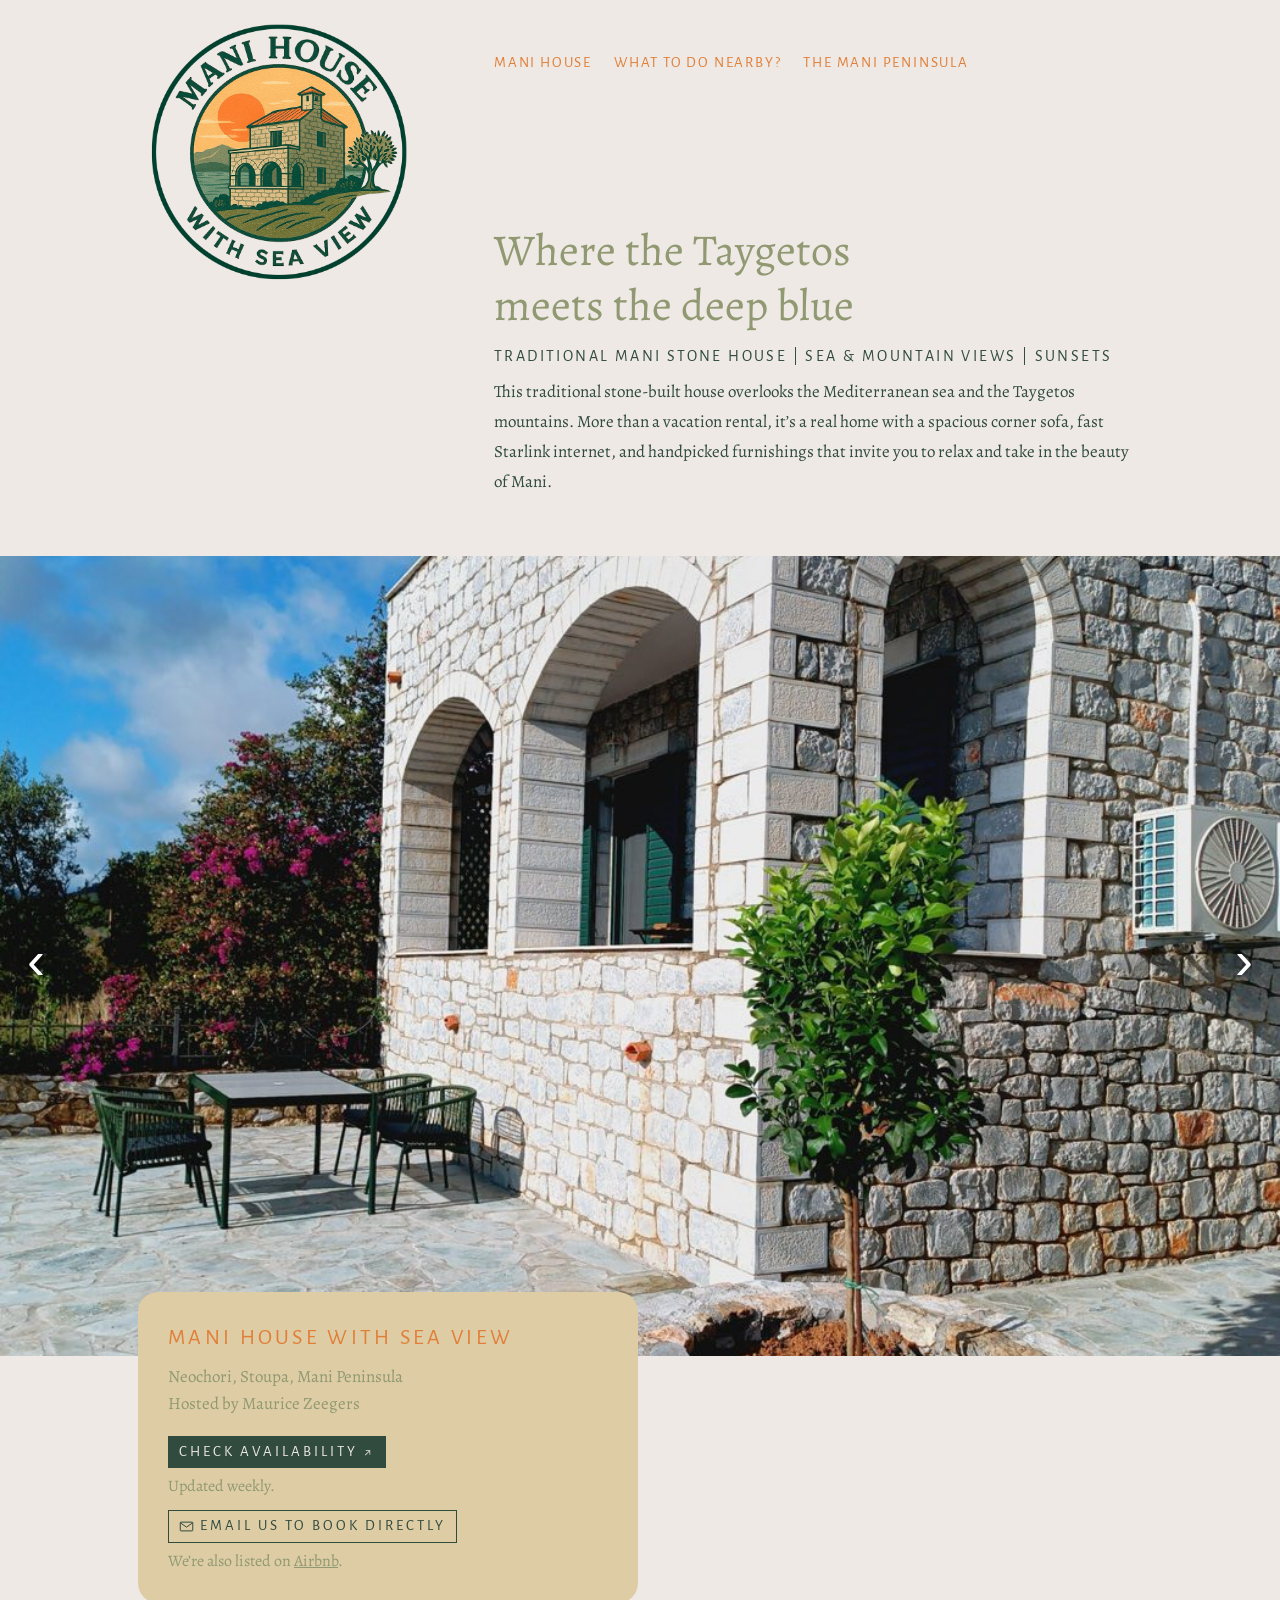
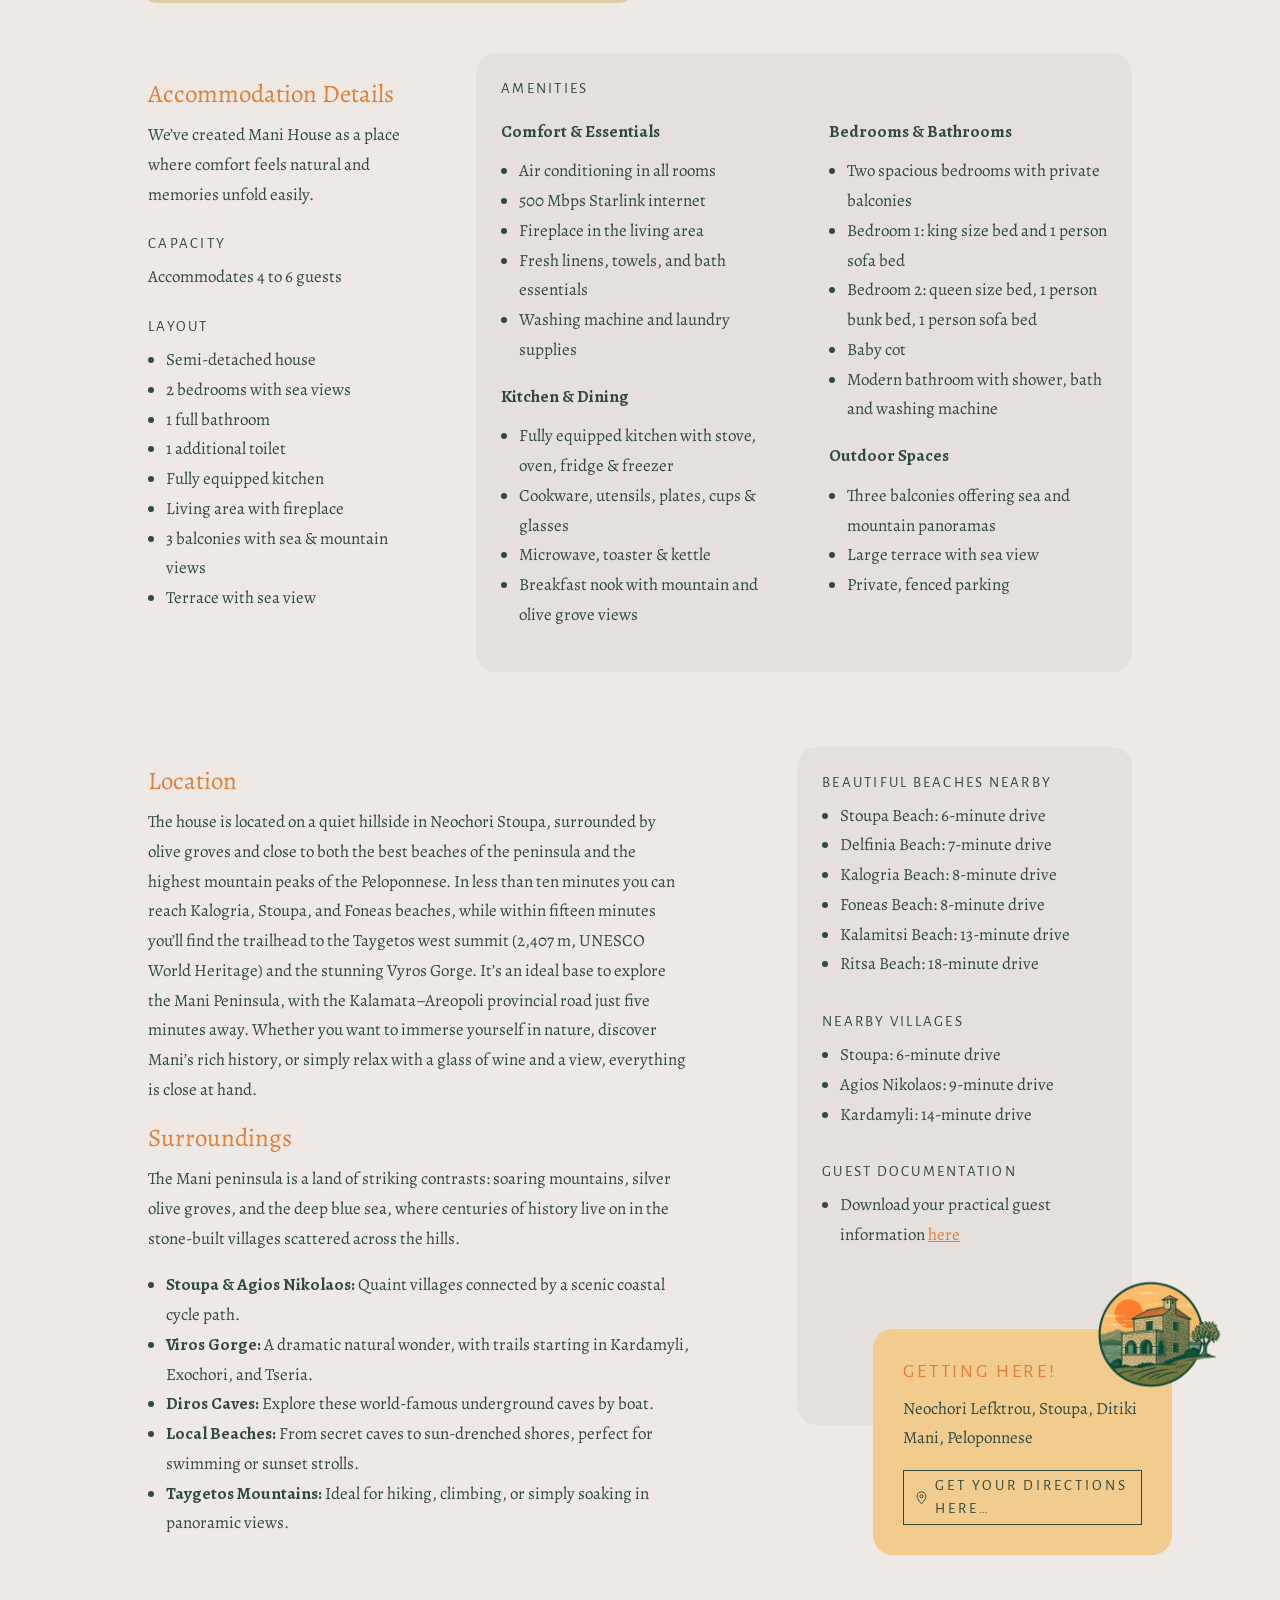
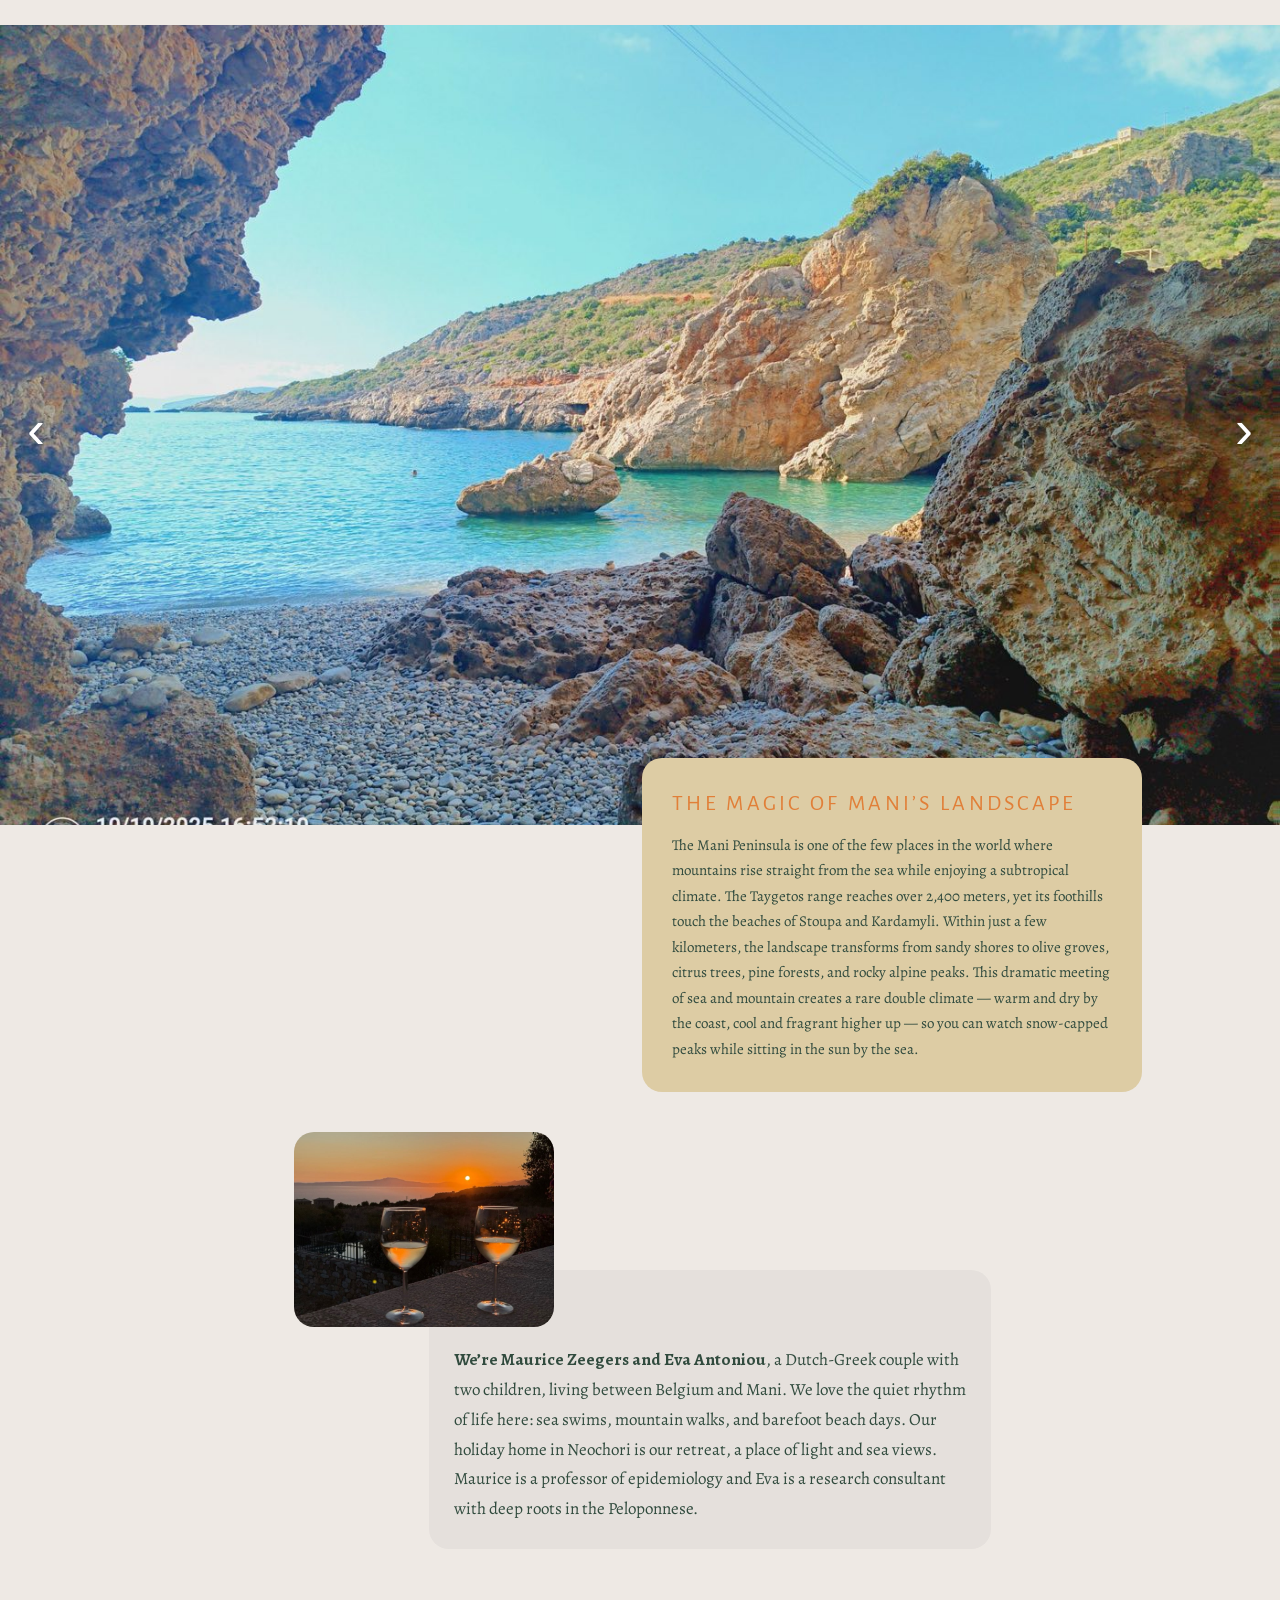
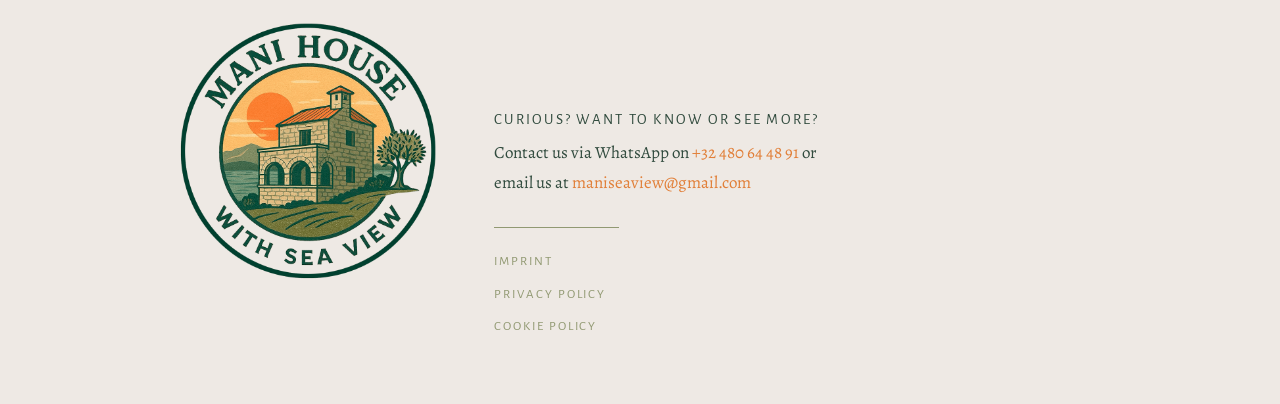
<file: index.html>
<!doctype html>
<html lang="en">
<head>
  <meta charset="utf-8">
  <meta name="viewport" content="width=device-width, initial-scale=1">
  <title>Mani House with Sea View | Holiday rental in Stoupa, Mani, Greece</title>
  <meta name="description" content="Mani House rental: traditional stone holiday home with sea and mountain views in Neochori, Stoupa, on the Mani Peninsula (Peloponnese, Greece). Two bedrooms, three balconies, Starlink internet. Sleeps 4 to 6 guests.">
  <link rel="canonical" href="https://manihousewithseaview.gr/">
  <meta property="og:type" content="website">
  <meta property="og:title" content="Mani House with Sea View | Holiday rental in Stoupa, Mani">
  <meta property="og:description" content="Traditional Mani stone house for rent with sea and mountain views near Stoupa, Greece.">
  <meta property="og:image" content="https://manihousewithseaview.gr/images/2-exterior-terras-front-1400.jpg">
  <meta property="og:url" content="https://manihousewithseaview.gr/">
  <script type="application/ld+json">
{
 "@context": "https://schema.org",
 "@type": "VacationRental",
 "@id": "https://manihousewithseaview.gr/#house",
 "name": "Mani House with Sea View",
 "alternateName": [
  "Mani House",
  "Mani House rental Stoupa"
 ],
 "description": "Traditional Mani stone house for rent in Neochori, Stoupa, on the Mani Peninsula in Greece. Holiday home with sea and mountain views, two bedrooms with sea views, three balconies, a sea-view terrace, fireplace, air conditioning and Starlink internet. Sleeps 4 to 6 guests. Close to Stoupa, Kalogria and Foneas beaches, Kardamyli and the Taygetos mountains.",
 "url": "https://manihousewithseaview.gr/",
 "identifier": "manihousewithseaview",
 "image": [
  "https://manihousewithseaview.gr/images/2-exterior-terras-front-1400.jpg",
  "https://manihousewithseaview.gr/images/13-bedroom-1-with-view-1400.jpg",
  "https://manihousewithseaview.gr/images/4-bedroom-1-view-upper-balcony-1400.jpg"
 ],
 "address": {
  "@type": "PostalAddress",
  "addressLocality": "Neochori Lefktrou, Stoupa",
  "addressRegion": "West Mani, Messinia, Peloponnese",
  "addressCountry": "GR"
 },
 "geo": {
  "@type": "GeoCoordinates",
  "latitude": 36.8481106,
  "longitude": 22.2846082
 },
 "hasMap": "https://www.google.com/maps/place/Mani+House+with+Sea+View/@36.8481106,22.2846082,17z",
 "containsPlace": {
  "@type": "Accommodation",
  "additionalType": "EntirePlace",
  "numberOfBedrooms": 2,
  "numberOfBathroomsTotal": 1,
  "occupancy": {
   "@type": "QuantitativeValue",
   "minValue": 1,
   "maxValue": 6
  },
  "amenityFeature": [
   {
    "@type": "LocationFeatureSpecification",
    "name": "Sea view",
    "value": true
   },
   {
    "@type": "LocationFeatureSpecification",
    "name": "Mountain view",
    "value": true
   },
   {
    "@type": "LocationFeatureSpecification",
    "name": "Air conditioning",
    "value": true
   },
   {
    "@type": "LocationFeatureSpecification",
    "name": "Wifi (Starlink, 500 Mbps)",
    "value": true
   },
   {
    "@type": "LocationFeatureSpecification",
    "name": "Fireplace",
    "value": true
   },
   {
    "@type": "LocationFeatureSpecification",
    "name": "Fully equipped kitchen",
    "value": true
   },
   {
    "@type": "LocationFeatureSpecification",
    "name": "Washing machine",
    "value": true
   },
   {
    "@type": "LocationFeatureSpecification",
    "name": "Balcony",
    "value": true
   },
   {
    "@type": "LocationFeatureSpecification",
    "name": "Terrace",
    "value": true
   },
   {
    "@type": "LocationFeatureSpecification",
    "name": "Private parking",
    "value": true
   },
   {
    "@type": "LocationFeatureSpecification",
    "name": "Baby cot",
    "value": true
   }
  ]
 },
 "email": "maniseaview@gmail.com",
 "telephone": "+32 480 64 48 91",
 "sameAs": [
  "https://www.airbnb.com/rooms/1461648641236186463"
 ],
 "keywords": "Mani house rental, Stoupa vacation rental, holiday home Mani, Kardamyli, Neochori, Peloponnese, Greece, sea view, stone house"
}
  </script>
  <link rel="icon" href="images/favicon-32.png" sizes="32x32">
  <link rel="apple-touch-icon" href="images/apple-touch-icon.png">
  <link rel="stylesheet" href="style.css">
</head>
<body id="home">

<header class="wrap top">
  <a class="logo" href="./"><img src="images/logo.png" alt="Mani House with Sea View" width="800" height="800"></a>
  <nav>
    <a href="#home">Mani House</a>
    <a href="#whattodo">What to do nearby?</a>
    <a href="#mani">The Mani Peninsula</a>
  </nav>
  <div class="intro">
    <h1>Where the Taygetos<br>meets the deep blue</h1>
    <p class="caps">Traditional Mani stone house | Sea &amp; mountain views | Sunsets</p>
    <p>This traditional stone-built house overlooks the Mediterranean sea and the Taygetos mountains. More than a vacation rental, it’s a real home with a spacious corner sofa, fast Starlink internet, and handpicked furnishings that invite you to relax and take in the beauty of Mani.</p>
  </div>
</header>

<main>
  <div class="slider" aria-label="Photos of the house">
    <div class="slides">
        <figure><img src="images/2-exterior-terras-front-1400.jpg" srcset="images/2-exterior-terras-front-800.jpg 800w, images/2-exterior-terras-front-1400.jpg 1400w" sizes="100vw" alt="Terrace at the front of the house"></figure>
        <figure><img src="images/1-exterior-house-front-1-1400.jpg" srcset="images/1-exterior-house-front-1-800.jpg 800w, images/1-exterior-house-front-1-1400.jpg 1400w" sizes="100vw" alt="Front of the stone house" loading="lazy"></figure>
        <figure><img src="images/3-exterior-house-lighted-1-1400.jpg" srcset="images/3-exterior-house-lighted-1-800.jpg 800w, images/3-exterior-house-lighted-1-1400.jpg 1400w" sizes="100vw" alt="The house lit up in the evening" loading="lazy"></figure>
        <figure><img src="images/4-bedroom-1-view-upper-balcony-1400.jpg" srcset="images/4-bedroom-1-view-upper-balcony-800.jpg 800w, images/4-bedroom-1-view-upper-balcony-1400.jpg 1400w" sizes="100vw" alt="View from the upper balcony of bedroom 1" loading="lazy"></figure>
        <figure><img src="images/5-living-room-sofa-1-1400.jpg" srcset="images/5-living-room-sofa-1-800.jpg 800w, images/5-living-room-sofa-1-1400.jpg 1400w" sizes="100vw" alt="Living room with corner sofa" loading="lazy"></figure>
        <figure><img src="images/6-living-room-view-from-sofa-1400.jpg" srcset="images/6-living-room-view-from-sofa-800.jpg 800w, images/6-living-room-view-from-sofa-1400.jpg 1400w" sizes="100vw" alt="View from the sofa in the living room" loading="lazy"></figure>
        <figure><img src="images/7-livingroom-dining-table-1400.jpg" srcset="images/7-livingroom-dining-table-800.jpg 800w, images/7-livingroom-dining-table-1400.jpg 1400w" sizes="100vw" alt="Dining table in the living room" loading="lazy"></figure>
        <figure><img src="images/8-living-room-view-from-lower-balcony-1400.jpg" srcset="images/8-living-room-view-from-lower-balcony-800.jpg 800w, images/8-living-room-view-from-lower-balcony-1400.jpg 1400w" sizes="100vw" alt="Living room seen from the lower balcony" loading="lazy"></figure>
        <figure><img src="images/11-living-room-fireplace-1400.jpg" srcset="images/11-living-room-fireplace-800.jpg 800w, images/11-living-room-fireplace-1400.jpg 1400w" sizes="100vw" alt="Fireplace in the living room" loading="lazy"></figure>
        <figure><img src="images/12-kitchen-1400.jpg" srcset="images/12-kitchen-800.jpg 800w, images/12-kitchen-1400.jpg 1400w" sizes="100vw" alt="Kitchen" loading="lazy"></figure>
        <figure><img src="images/13-bedroom-1-with-view-1400.jpg" srcset="images/13-bedroom-1-with-view-800.jpg 800w, images/13-bedroom-1-with-view-1400.jpg 1400w" sizes="100vw" alt="Bedroom 1 with sea view" loading="lazy"></figure>
        <figure><img src="images/14-bedroom-1-view-upper-balcony-inside-1400.jpg" srcset="images/14-bedroom-1-view-upper-balcony-inside-800.jpg 800w, images/14-bedroom-1-view-upper-balcony-inside-1400.jpg 1400w" sizes="100vw" alt="Bedroom 1 looking out to the upper balcony" loading="lazy"></figure>
        <figure><img src="images/15-bedroom-1-sunset-from-upper-balcony-1400.jpg" srcset="images/15-bedroom-1-sunset-from-upper-balcony-800.jpg 800w, images/15-bedroom-1-sunset-from-upper-balcony-1400.jpg 1400w" sizes="100vw" alt="Sunset from the upper balcony of bedroom 1" loading="lazy"></figure>
        <figure><img src="images/16-bedroom-2-inside-1400.jpg" srcset="images/16-bedroom-2-inside-800.jpg 800w, images/16-bedroom-2-inside-1400.jpg 1400w" sizes="100vw" alt="Bedroom 2" loading="lazy"></figure>
        <figure><img src="images/17-bedroom-2-sunset-from-upper-balcony-1400.jpg" srcset="images/17-bedroom-2-sunset-from-upper-balcony-800.jpg 800w, images/17-bedroom-2-sunset-from-upper-balcony-1400.jpg 1400w" sizes="100vw" alt="Sunset from the balcony of bedroom 2" loading="lazy"></figure>
        <figure><img src="images/18-bathroom-1400.jpg" srcset="images/18-bathroom-800.jpg 800w, images/18-bathroom-1400.jpg 1400w" sizes="100vw" alt="Bathroom" loading="lazy"></figure>
        <figure><img src="images/20-exterior-house-back-1-1400.jpg" srcset="images/20-exterior-house-back-1-800.jpg 800w, images/20-exterior-house-back-1-1400.jpg 1400w" sizes="100vw" alt="Back of the house" loading="lazy"></figure>
        <figure><img src="images/22-exterior-house-on-the-hill-1400.jpg" srcset="images/22-exterior-house-on-the-hill-800.jpg 800w, images/22-exterior-house-on-the-hill-1400.jpg 1400w" sizes="100vw" alt="The house on the hillside" loading="lazy"></figure>
        <figure><img src="images/23-exterior-main-entrance-1400.jpg" srcset="images/23-exterior-main-entrance-800.jpg 800w, images/23-exterior-main-entrance-1400.jpg 1400w" sizes="100vw" alt="Main entrance" loading="lazy"></figure>
        <figure><img src="images/25-exterior-private-parking-1400.jpg" srcset="images/25-exterior-private-parking-800.jpg 800w, images/25-exterior-private-parking-1400.jpg 1400w" sizes="100vw" alt="Private fenced parking" loading="lazy"></figure>
        <figure><img src="images/img-20251229-131851-343-original-1400.jpg" srcset="images/img-20251229-131851-343-original-800.jpg 800w, images/img-20251229-131851-343-original-1400.jpg 1400w" sizes="100vw" alt="The house and its surroundings" loading="lazy"></figure>
    </div>
    <button class="prev" aria-label="Previous photo">‹</button>
    <button class="next" aria-label="Next photo">›</button>
  </div>

  <div class="wrap">
    <div class="booking">
      <h3 class="caps">Mani House with Sea View</h3>
      <p class="where">Neochori, Stoupa, Mani Peninsula<br>Hosted by Maurice Zeegers</p>
      <div class="buttons">
        <a class="button solid" href="https://mauricezeegers.nl/#house">Check availability <span aria-hidden="true">↗</span></a>
        <p class="note">Updated weekly.</p>
        <a class="button" href="mailto:maniseaview@gmail.com?subject=Enquiry%20Mani%20House"><svg viewBox="0 0 24 24" fill="none" stroke="currentColor" stroke-width="1.6" aria-hidden="true"><rect x="2" y="5" width="20" height="14" rx="1"/><path d="M2 6l10 7 10-7"/></svg>Email us to book directly</a>
        <p class="note">We’re also listed on <a href="https://www.airbnb.com/rooms/1461648641236186463">Airbnb</a>.</p>
      </div>
    </div>

    <section class="accommodation">
      <div>
        <h2>Accommodation Details</h2>
        <p>We’ve created Mani House as a place where comfort feels natural and memories unfold easily.</p>
        <p class="caps label">Capacity</p>
        <p>Accommodates 4 to 6 guests</p>
        <p class="caps label">Layout</p>
        <ul>
          <li>Semi-detached house</li>
          <li>2 bedrooms with sea views</li>
          <li>1 full bathroom</li>
          <li>1 additional toilet</li>
          <li>Fully equipped kitchen</li>
          <li>Living area with fireplace</li>
          <li>3 balconies with sea &amp; mountain views</li>
          <li>Terrace with sea view</li>
        </ul>
      </div>
      <div class="card">
        <p class="caps label">Amenities</p>
        <div>
          <h4>Comfort &amp; Essentials</h4>
          <ul>
            <li>Air conditioning in all rooms</li>
            <li>500 Mbps Starlink internet</li>
            <li>Fireplace in the living area</li>
            <li>Fresh linens, towels, and bath essentials</li>
            <li>Washing machine and laundry supplies</li>
          </ul>
          <h4>Kitchen &amp; Dining</h4>
          <ul>
            <li>Fully equipped kitchen with stove, oven, fridge &amp; freezer</li>
            <li>Cookware, utensils, plates, cups &amp; glasses</li>
            <li>Microwave, toaster &amp; kettle</li>
            <li>Breakfast nook with mountain and olive grove views</li>
          </ul>
        </div>
        <div>
          <h4>Bedrooms &amp; Bathrooms</h4>
          <ul>
            <li>Two spacious bedrooms with private balconies</li>
            <li>Bedroom 1: king size bed and 1 person sofa bed</li>
            <li>Bedroom 2: queen size bed, 1 person bunk bed, 1 person sofa bed</li>
            <li>Baby cot</li>
            <li>Modern bathroom with shower, bath and washing machine</li>
          </ul>
          <h4>Outdoor Spaces</h4>
          <ul>
            <li>Three balconies offering sea and mountain panoramas</li>
            <li>Large terrace with sea view</li>
            <li>Private, fenced parking</li>
          </ul>
        </div>
      </div>
    </section>

    <section class="location" id="whattodo">
      <div class="text">
        <h2>Location</h2>
        <p>The house is located on a quiet hillside in Neochori Stoupa, surrounded by olive groves and close to both the best beaches of the peninsula and the highest mountain peaks of the Peloponnese. In less than ten minutes you can reach Kalogria, Stoupa, and Foneas beaches, while within fifteen minutes you’ll find the trailhead to the Taygetos west summit (2,407 m, UNESCO World Heritage) and the stunning Vyros Gorge. It’s an ideal base to explore the Mani Peninsula, with the Kalamata–Areopoli provincial road just five minutes away. Whether you want to immerse yourself in nature, discover Mani’s rich history, or simply relax with a glass of wine and a view, everything is close at hand.</p>
        <h2>Surroundings</h2>
        <p>The Mani peninsula is a land of striking contrasts: soaring mountains, silver olive groves, and the deep blue sea, where centuries of history live on in the stone-built villages scattered across the hills.</p>
        <ul>
          <li><strong>Stoupa &amp; Agios Nikolaos:</strong> Quaint villages connected by a scenic coastal cycle path.</li>
          <li><strong>Viros Gorge:</strong> A dramatic natural wonder, with trails starting in Kardamyli, Exochori, and Tseria.</li>
          <li><strong>Diros Caves:</strong> Explore these world-famous underground caves by boat.</li>
          <li><strong>Local Beaches:</strong> From secret caves to sun-drenched shores, perfect for swimming or sunset strolls.</li>
          <li><strong>Taygetos Mountains:</strong> Ideal for hiking, climbing, or simply soaking in panoramic views.</li>
        </ul>
      </div>
      <div class="side">
        <div class="card">
          <p class="caps label">Beautiful beaches nearby</p>
          <ul>
            <li>Stoupa Beach: 6-minute drive</li>
            <li>Delfinia Beach: 7-minute drive</li>
            <li>Kalogria Beach: 8-minute drive</li>
            <li>Foneas Beach: 8-minute drive</li>
            <li>Kalamitsi Beach: 13-minute drive</li>
            <li>Ritsa Beach: 18-minute drive</li>
          </ul>
          <p class="caps label">Nearby villages</p>
          <ul>
            <li>Stoupa: 6-minute drive</li>
            <li>Agios Nikolaos: 9-minute drive</li>
            <li>Kardamyli: 14-minute drive</li>
          </ul>
          <p class="caps label">Guest documentation</p>
          <ul>
            <li>Download your practical guest information <a href="https://docs.google.com/document/d/13TBv6bcP04Jsb_FyH6azS7c6gY75hs_yPZg1KuFOugA/edit?tab=t.0">here</a></li>
          </ul>
        </div>
        <div class="getting-here">
          <img class="pin" src="images/logo-small.png" alt="" width="512" height="512" loading="lazy">
          <h3 class="caps">Getting here!</h3>
          <p>Neochori Lefktrou, Stoupa, Ditiki Mani, Peloponnese</p>
          <p><a class="button" href="https://www.google.com/maps/place/Mani+House+with+Sea+View/@36.8481106,22.2846082,17z/data=!3m1!4b1!4m6!3m5!1s0x1361c13d18dd3787:0x86196227bbcb44e0!8m2!3d36.8481106!4d22.2846082!16s%2Fg%2F11yldchxhn"><svg viewBox="0 0 24 24" fill="none" stroke="currentColor" stroke-width="1.6" aria-hidden="true"><path d="M12 22s7-7.2 7-12a7 7 0 0 0-14 0c0 4.8 7 12 7 12z"/><circle cx="12" cy="10" r="2.5"/></svg>Get your directions here…</a></p>
        </div>
      </div>
    </section>
  </div>

  <div class="slider second-slider" aria-label="Photos of the Mani Peninsula">
    <div class="slides">
        <figure><img src="images/26-other-foneas-1400.jpg" srcset="images/26-other-foneas-800.jpg 800w, images/26-other-foneas-1400.jpg 1400w" sizes="100vw" alt="Foneas beach"></figure>
        <figure><img src="images/28-other-tseria-down-1400.jpg" srcset="images/28-other-tseria-down-800.jpg 800w, images/28-other-tseria-down-1400.jpg 1400w" sizes="100vw" alt="View down from Tseria" loading="lazy"></figure>
        <figure><img src="images/29-other-taygetos-1400.jpg" srcset="images/29-other-taygetos-800.jpg 800w, images/29-other-taygetos-1400.jpg 1400w" sizes="100vw" alt="The Taygetos mountains" loading="lazy"></figure>
        <figure><img src="images/30-other-stoupa-1400.jpg" srcset="images/30-other-stoupa-800.jpg 800w, images/30-other-stoupa-1400.jpg 1400w" sizes="100vw" alt="Stoupa" loading="lazy"></figure>
        <figure><img src="images/31-other-cycle-path-stoupa-ag-nikolas-1400.jpg" srcset="images/31-other-cycle-path-stoupa-ag-nikolas-800.jpg 800w, images/31-other-cycle-path-stoupa-ag-nikolas-1400.jpg 1400w" sizes="100vw" alt="Cycle path between Stoupa and Agios Nikolaos" loading="lazy"></figure>
    </div>
    <button class="prev" aria-label="Previous photo">‹</button>
    <button class="next" aria-label="Next photo">›</button>
  </div>

  <div class="wrap">
    <section class="magic" id="mani">
      <h3 class="caps">The magic of Mani’s landscape</h3>
      <p>The Mani Peninsula is one of the few places in the world where mountains rise straight from the sea while enjoying a subtropical climate. The Taygetos range reaches over 2,400 meters, yet its foothills touch the beaches of Stoupa and Kardamyli. Within just a few kilometers, the landscape transforms from sandy shores to olive groves, citrus trees, pine forests, and rocky alpine peaks. This dramatic meeting of sea and mountain creates a rare double climate — warm and dry by the coast, cool and fragrant higher up — so you can watch snow-capped peaks while sitting in the sun by the sea.</p>
    </section>

    <section class="about">
      <img src="images/zonsondergang-wijnglazen-mani-800.jpg" alt="Two wine glasses at sunset over the sea" width="800" height="600" loading="lazy">
      <div class="card">
        <p><strong>We’re Maurice Zeegers and Eva Antoniou</strong>, a Dutch-Greek couple with two children, living between Belgium and Mani. We love the quiet rhythm of life here: sea swims, mountain walks, and barefoot beach days. Our holiday home in Neochori is our retreat, a place of light and sea views. Maurice is a professor of epidemiology and Eva is a research consultant with deep roots in the Peloponnese.</p>
      </div>
    </section>
  </div>
</main>

<footer class="wrap contact">
  <img class="logo" src="images/logo.png" alt="" width="800" height="800" loading="lazy">
  <div>
    <p class="caps label">Curious? Want to know or see more?</p>
    <p>Contact us via WhatsApp on <a href="https://wa.me/32480644891">+32 480 64 48 91</a> or<br>email us at <a href="mailto:maniseaview@gmail.com?subject=Enquiry%20Mani%20House">maniseaview@gmail.com</a></p>
    <hr>
    <nav class="legal-links">
      <a href="imprint.html">Imprint</a>
      <a href="privacy-policy.html">Privacy Policy</a>
      <a href="cookie-policy-eu.html">Cookie Policy</a>
    </nav>
  </div>
</footer>

<script>
  document.querySelectorAll('.slider').forEach(function (slider) {
    var track = slider.querySelector('.slides');
    var total = track.children.length;
    function index() { return Math.round(track.scrollLeft / track.clientWidth); }
    function go(step) {
      var next = (index() + step + total) % total;
      track.scrollTo({ left: next * track.clientWidth, behavior: 'smooth' });
    }
    slider.querySelector('.prev').addEventListener('click', function () { go(-1); });
    slider.querySelector('.next').addEventListener('click', function () { go(1); });
  });
</script>
</body>
</html>
</file>
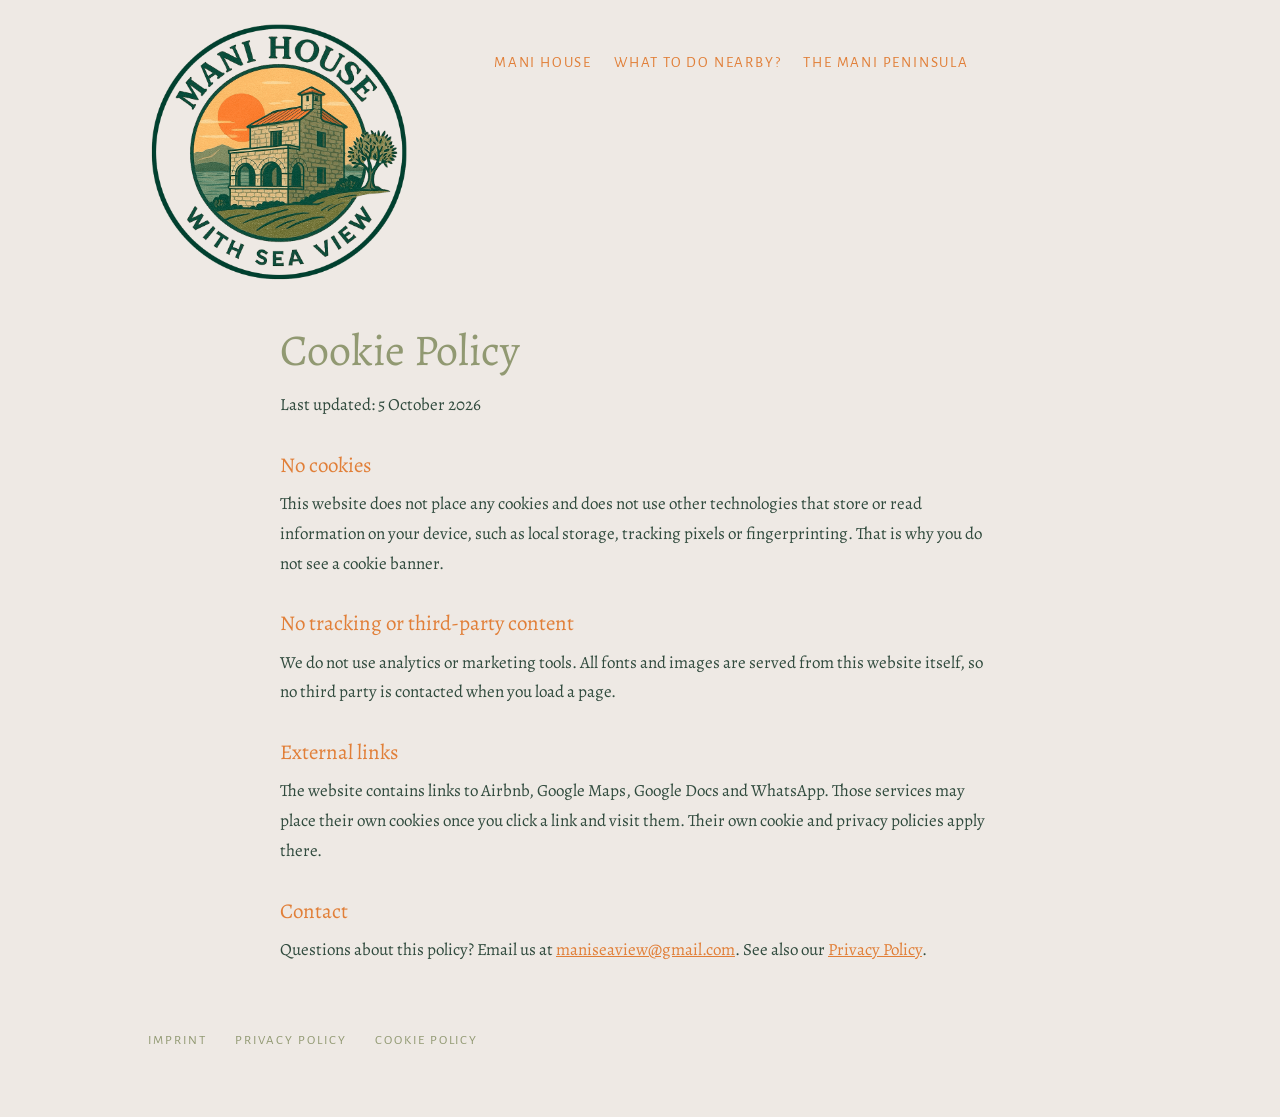
<file: cookie-policy-eu.html>
<!doctype html>
<html lang="en">
<head>
  <meta charset="utf-8">
  <meta name="viewport" content="width=device-width, initial-scale=1">
  <title>Cookie Policy | Mani House with Sea View</title>
  <meta name="robots" content="noindex">
  <link rel="icon" href="images/favicon-32.png" sizes="32x32">
  <link rel="apple-touch-icon" href="images/apple-touch-icon.png">
  <link rel="stylesheet" href="style.css">
</head>
<body>
<header class="wrap top">
  <a class="logo" href="./"><img src="images/logo.png" alt="Mani House with Sea View" width="800" height="800"></a>
  <nav>
    <a href="./#home">Mani House</a>
    <a href="./#whattodo">What to do nearby?</a>
    <a href="./#mani">The Mani Peninsula</a>
  </nav>
</header>
<main>
  <section>
    <div class="wrap legal" style="margin-top:40px">
      <h1>Cookie Policy</h1>
      <p>Last updated: 5 October 2026</p>
      <h2>No cookies</h2>
      <p>This website does not place any cookies and does not use other technologies that store or read information on your device, such as local storage, tracking pixels or fingerprinting. That is why you do not see a cookie banner.</p>
      <h2>No tracking or third-party content</h2>
      <p>We do not use analytics or marketing tools. All fonts and images are served from this website itself, so no third party is contacted when you load a page.</p>
      <h2>External links</h2>
      <p>The website contains links to Airbnb, Google Maps, Google Docs and WhatsApp. Those services may place their own cookies once you click a link and visit them. Their own cookie and privacy policies apply there.</p>
      <h2>Contact</h2>
      <p>Questions about this policy? Email us at <a href="mailto:maniseaview@gmail.com">maniseaview@gmail.com</a>. See also our <a href="privacy-policy">Privacy Policy</a>.</p>
    </div>
  </section>
</main>
<footer class="wrap legal-footer">
  <nav class="legal-links">
    <a href="imprint.html">Imprint</a>
    <a href="privacy-policy.html">Privacy Policy</a>
    <a href="cookie-policy-eu.html">Cookie Policy</a>
  </nav>
</footer>
</body>
</html>
</file>
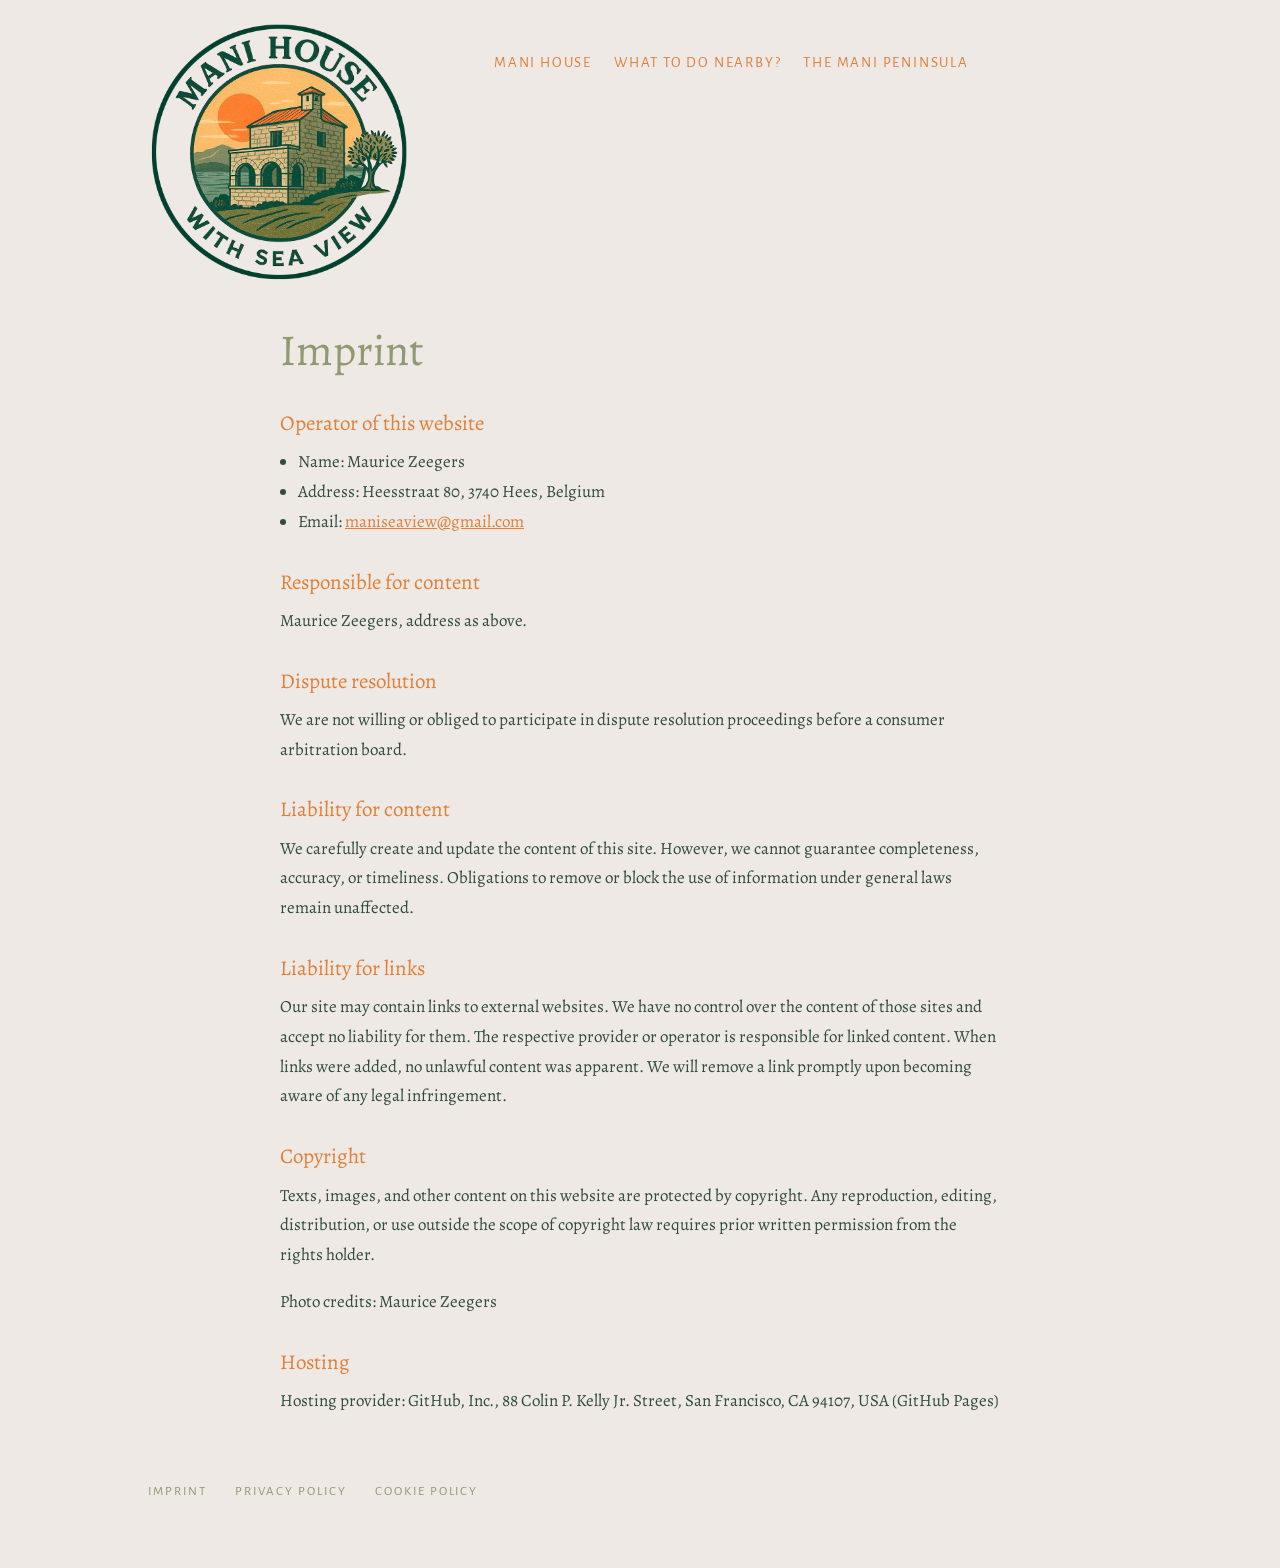
<file: imprint.html>
<!doctype html>
<html lang="en">
<head>
  <meta charset="utf-8">
  <meta name="viewport" content="width=device-width, initial-scale=1">
  <title>Imprint | Mani House with Sea View</title>
  <meta name="robots" content="noindex">
  <link rel="icon" href="images/favicon-32.png" sizes="32x32">
  <link rel="apple-touch-icon" href="images/apple-touch-icon.png">
  <link rel="stylesheet" href="style.css">
</head>
<body>
<header class="wrap top">
  <a class="logo" href="./"><img src="images/logo.png" alt="Mani House with Sea View" width="800" height="800"></a>
  <nav>
    <a href="./#home">Mani House</a>
    <a href="./#whattodo">What to do nearby?</a>
    <a href="./#mani">The Mani Peninsula</a>
  </nav>
</header>
<main>
  <section>
    <div class="wrap legal" style="margin-top:40px">
      <h1>Imprint</h1>
      <h2>Operator of this website</h2>
      <ul>
        <li>Name: Maurice Zeegers</li>
        <li>Address: Heesstraat 80, 3740 Hees, Belgium</li>
        <li>Email: <a href="mailto:maniseaview@gmail.com">maniseaview@gmail.com</a></li>
      </ul>
      <h2>Responsible for content</h2>
      <p>Maurice Zeegers, address as above.</p>
      <h2>Dispute resolution</h2>
      <p>We are not willing or obliged to participate in dispute resolution proceedings before a consumer arbitration board.</p>
      <h2>Liability for content</h2>
      <p>We carefully create and update the content of this site. However, we cannot guarantee completeness, accuracy, or timeliness. Obligations to remove or block the use of information under general laws remain unaffected.</p>
      <h2>Liability for links</h2>
      <p>Our site may contain links to external websites. We have no control over the content of those sites and accept no liability for them. The respective provider or operator is responsible for linked content. When links were added, no unlawful content was apparent. We will remove a link promptly upon becoming aware of any legal infringement.</p>
      <h2>Copyright</h2>
      <p>Texts, images, and other content on this website are protected by copyright. Any reproduction, editing, distribution, or use outside the scope of copyright law requires prior written permission from the rights holder.</p>
      <p>Photo credits: Maurice Zeegers</p>
      <h2>Hosting</h2>
      <p>Hosting provider: GitHub, Inc., 88 Colin P. Kelly Jr. Street, San Francisco, CA 94107, USA (GitHub Pages)</p>
    </div>
  </section>
</main>
<footer class="wrap legal-footer">
  <nav class="legal-links">
    <a href="imprint.html">Imprint</a>
    <a href="privacy-policy.html">Privacy Policy</a>
    <a href="cookie-policy-eu.html">Cookie Policy</a>
  </nav>
</footer>
</body>
</html>
</file>
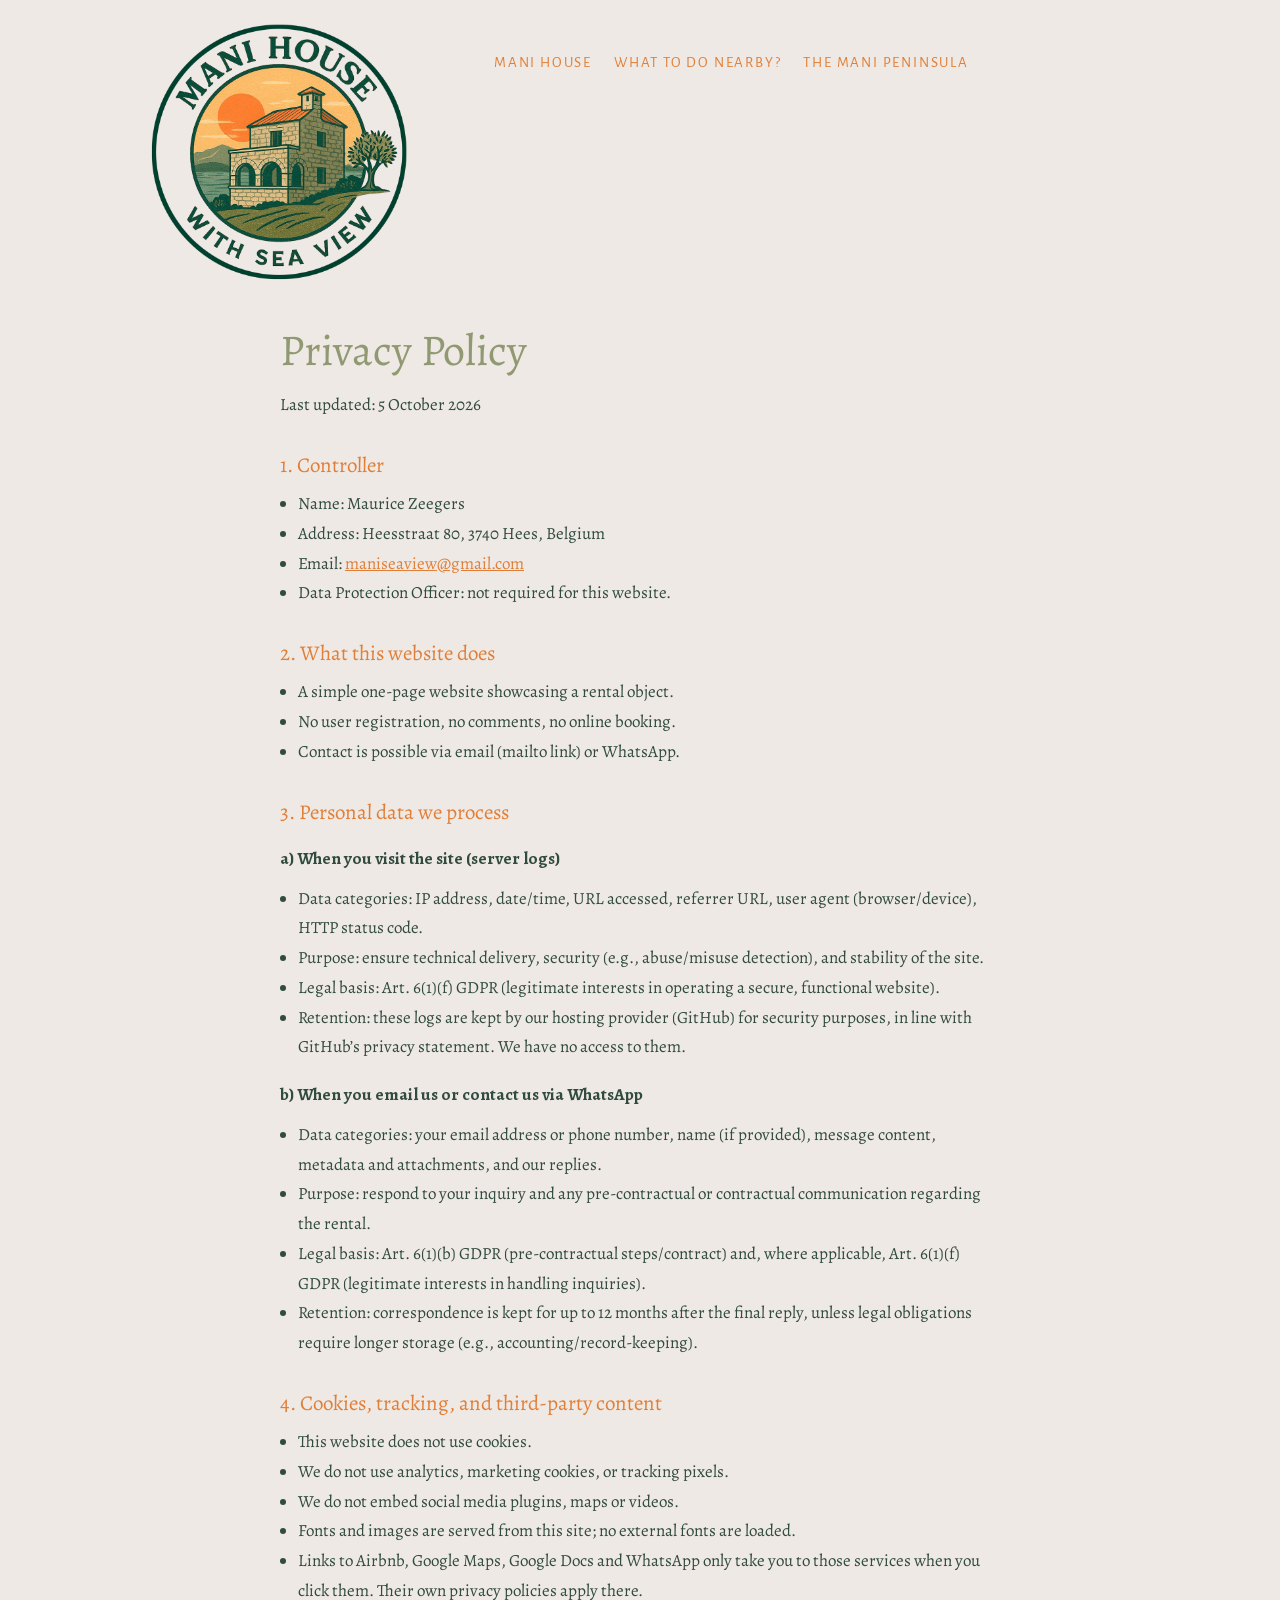
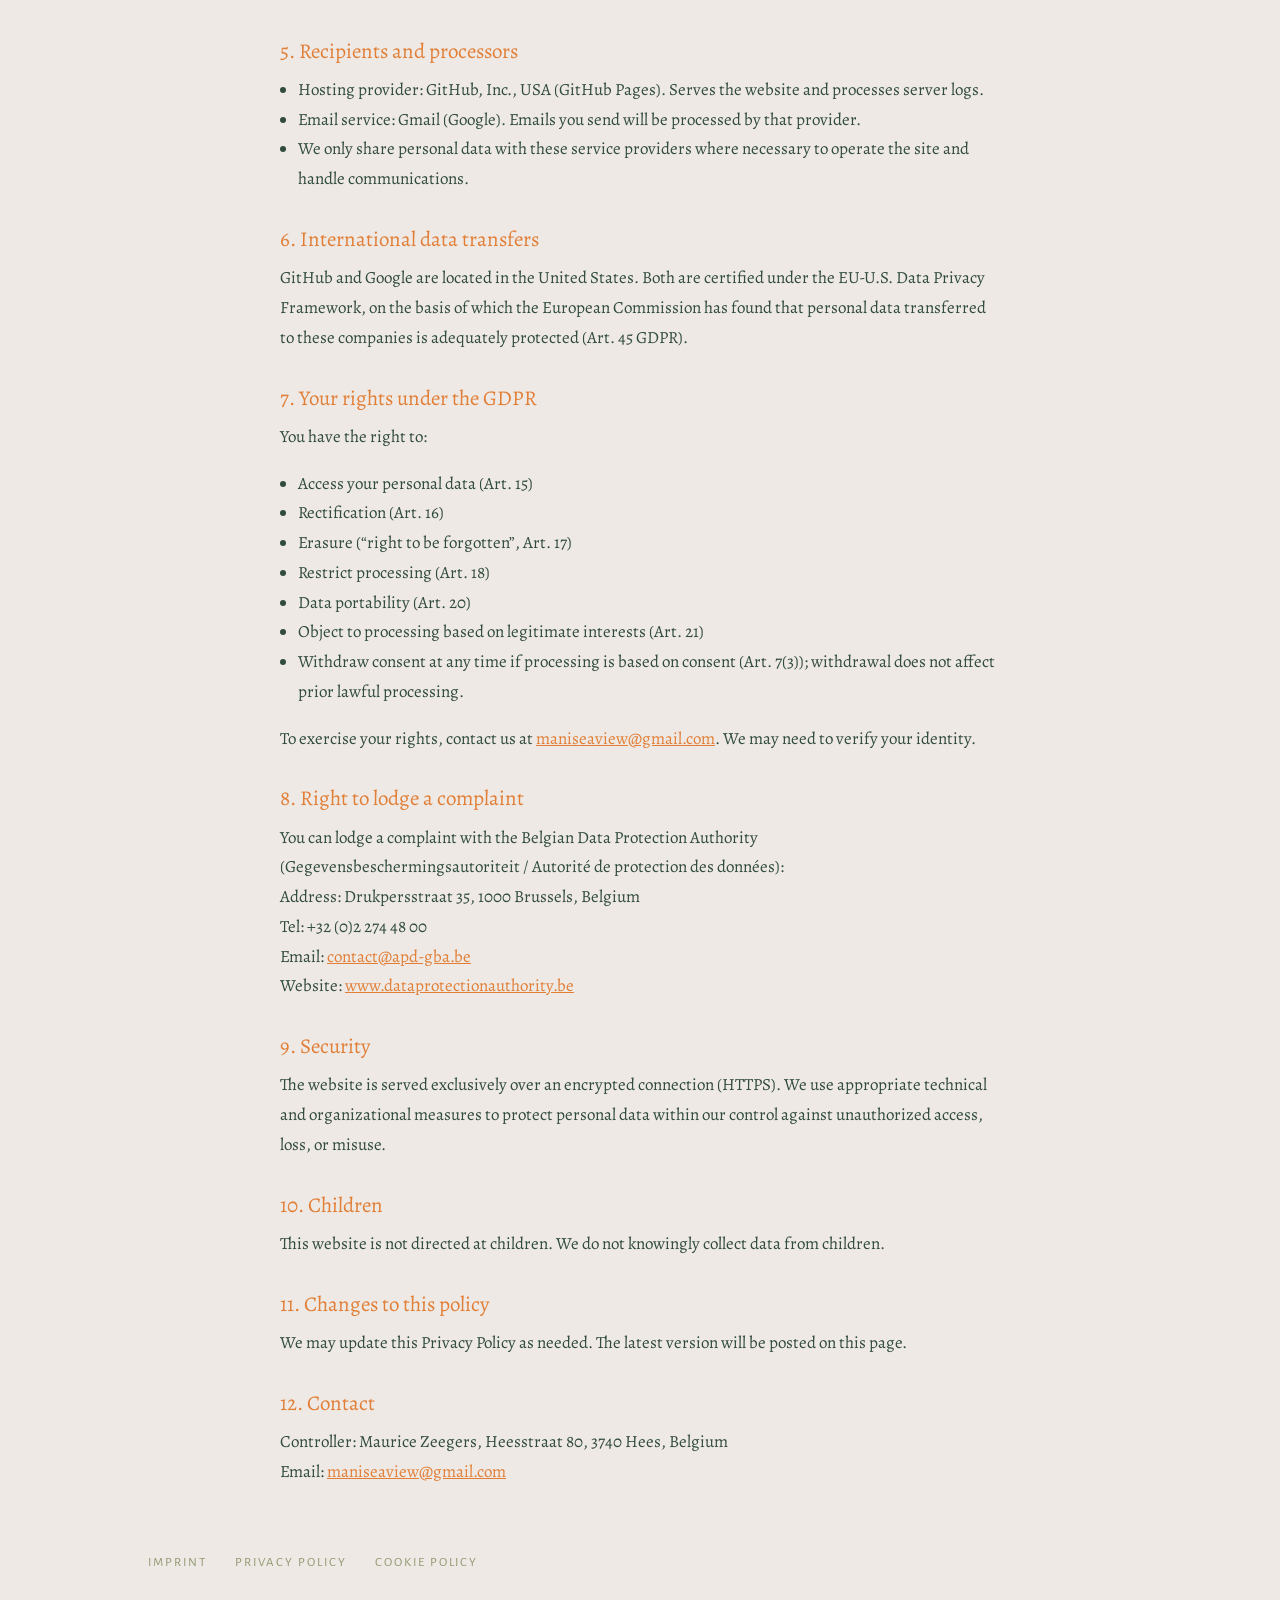
<file: privacy-policy.html>
<!doctype html>
<html lang="en">
<head>
  <meta charset="utf-8">
  <meta name="viewport" content="width=device-width, initial-scale=1">
  <title>Privacy Policy | Mani House with Sea View</title>
  <meta name="robots" content="noindex">
  <link rel="icon" href="images/favicon-32.png" sizes="32x32">
  <link rel="apple-touch-icon" href="images/apple-touch-icon.png">
  <link rel="stylesheet" href="style.css">
</head>
<body>
<header class="wrap top">
  <a class="logo" href="./"><img src="images/logo.png" alt="Mani House with Sea View" width="800" height="800"></a>
  <nav>
    <a href="./#home">Mani House</a>
    <a href="./#whattodo">What to do nearby?</a>
    <a href="./#mani">The Mani Peninsula</a>
  </nav>
</header>
<main>
  <section>
    <div class="wrap legal" style="margin-top:40px">
      <h1>Privacy Policy</h1>
      <p>Last updated: 5 October 2026</p>
      <h2>1. Controller</h2>
      <ul>
        <li>Name: Maurice Zeegers</li>
        <li>Address: Heesstraat 80, 3740 Hees, Belgium</li>
        <li>Email: <a href="mailto:maniseaview@gmail.com">maniseaview@gmail.com</a></li>
        <li>Data Protection Officer: not required for this website.</li>
      </ul>
      <h2>2. What this website does</h2>
      <ul>
        <li>A simple one-page website showcasing a rental object.</li>
        <li>No user registration, no comments, no online booking.</li>
        <li>Contact is possible via email (mailto link) or WhatsApp.</li>
      </ul>
      <h2>3. Personal data we process</h2>
      <h4>a) When you visit the site (server logs)</h4>
      <ul>
        <li>Data categories: IP address, date/time, URL accessed, referrer URL, user agent (browser/device), HTTP status code.</li>
        <li>Purpose: ensure technical delivery, security (e.g., abuse/misuse detection), and stability of the site.</li>
        <li>Legal basis: Art. 6(1)(f) GDPR (legitimate interests in operating a secure, functional website).</li>
        <li>Retention: these logs are kept by our hosting provider (GitHub) for security purposes, in line with GitHub’s privacy statement. We have no access to them.</li>
      </ul>
      <h4>b) When you email us or contact us via WhatsApp</h4>
      <ul>
        <li>Data categories: your email address or phone number, name (if provided), message content, metadata and attachments, and our replies.</li>
        <li>Purpose: respond to your inquiry and any pre-contractual or contractual communication regarding the rental.</li>
        <li>Legal basis: Art. 6(1)(b) GDPR (pre-contractual steps/contract) and, where applicable, Art. 6(1)(f) GDPR (legitimate interests in handling inquiries).</li>
        <li>Retention: correspondence is kept for up to 12 months after the final reply, unless legal obligations require longer storage (e.g., accounting/record-keeping).</li>
      </ul>
      <h2>4. Cookies, tracking, and third-party content</h2>
      <ul>
        <li>This website does not use cookies.</li>
        <li>We do not use analytics, marketing cookies, or tracking pixels.</li>
        <li>We do not embed social media plugins, maps or videos.</li>
        <li>Fonts and images are served from this site; no external fonts are loaded.</li>
        <li>Links to Airbnb, Google Maps, Google Docs and WhatsApp only take you to those services when you click them. Their own privacy policies apply there.</li>
      </ul>
      <h2>5. Recipients and processors</h2>
      <ul>
        <li>Hosting provider: GitHub, Inc., USA (GitHub Pages). Serves the website and processes server logs.</li>
        <li>Email service: Gmail (Google). Emails you send will be processed by that provider.</li>
        <li>We only share personal data with these service providers where necessary to operate the site and handle communications.</li>
      </ul>
      <h2>6. International data transfers</h2>
      <p>GitHub and Google are located in the United States. Both are certified under the EU-U.S. Data Privacy Framework, on the basis of which the European Commission has found that personal data transferred to these companies is adequately protected (Art. 45 GDPR).</p>
      <h2>7. Your rights under the GDPR</h2>
      <p>You have the right to:</p>
      <ul>
        <li>Access your personal data (Art. 15)</li>
        <li>Rectification (Art. 16)</li>
        <li>Erasure (“right to be forgotten”, Art. 17)</li>
        <li>Restrict processing (Art. 18)</li>
        <li>Data portability (Art. 20)</li>
        <li>Object to processing based on legitimate interests (Art. 21)</li>
        <li>Withdraw consent at any time if processing is based on consent (Art. 7(3)); withdrawal does not affect prior lawful processing.</li>
      </ul>
      <p>To exercise your rights, contact us at <a href="mailto:maniseaview@gmail.com">maniseaview@gmail.com</a>. We may need to verify your identity.</p>
      <h2>8. Right to lodge a complaint</h2>
      <p>You can lodge a complaint with the Belgian Data Protection Authority (Gegevensbeschermingsautoriteit / Autorité de protection des données):<br>
      Address: Drukpersstraat 35, 1000 Brussels, Belgium<br>
      Tel: +32 (0)2 274 48 00<br>
      Email: <a href="mailto:contact@apd-gba.be">contact@apd-gba.be</a><br>
      Website: <a href="https://www.dataprotectionauthority.be">www.dataprotectionauthority.be</a></p>
      <h2>9. Security</h2>
      <p>The website is served exclusively over an encrypted connection (HTTPS). We use appropriate technical and organizational measures to protect personal data within our control against unauthorized access, loss, or misuse.</p>
      <h2>10. Children</h2>
      <p>This website is not directed at children. We do not knowingly collect data from children.</p>
      <h2>11. Changes to this policy</h2>
      <p>We may update this Privacy Policy as needed. The latest version will be posted on this page.</p>
      <h2>12. Contact</h2>
      <p>Controller: Maurice Zeegers, Heesstraat 80, 3740 Hees, Belgium<br>
      Email: <a href="mailto:maniseaview@gmail.com">maniseaview@gmail.com</a></p>
    </div>
  </section>
</main>
<footer class="wrap legal-footer">
  <nav class="legal-links">
    <a href="imprint.html">Imprint</a>
    <a href="privacy-policy.html">Privacy Policy</a>
    <a href="cookie-policy-eu.html">Cookie Policy</a>
  </nav>
</footer>
</body>
</html>
</file>
<file: style.css>
@font-face {
  font-family: "Alegreya";
  src: url("fonts/Alegreya-Regular.ttf") format("truetype");
  font-display: swap;
}
@font-face {
  font-family: "Alegreya";
  src: url("fonts/Alegreya-Bold.woff2") format("woff2");
  font-weight: 700;
  font-display: swap;
}
@font-face {
  font-family: "Alegreya Sans";
  src: url("fonts/AlegreyaSans-Regular.ttf") format("truetype");
  font-display: swap;
}

:root {
  --bg: #eee9e4;
  --grey: #e5e0dc;
  --sand: #ddcca4;
  --peach: #f2cc8e;
  --text: #314b3e;
  --olive: #919972;
  --accent: #e17f38;
  --accent-dark: #c4652a;
  --serif: "Alegreya", Georgia, serif;
  --sans: "Alegreya Sans", Helvetica, Arial, sans-serif;
  --radius: 20px;
}

* { box-sizing: border-box; }
html { scroll-behavior: smooth; }
body {
  margin: 0;
  background: var(--bg);
  color: var(--text);
  font-family: var(--serif);
  font-size: 17px;
  line-height: 1.75;
}
img { max-width: 100%; height: auto; display: block; }
a { color: var(--accent); text-decoration: none; }
.legal a, .location .card a { text-decoration: underline; }
a:hover { color: var(--accent-dark); }
p { margin: 0 0 1em; }
p:last-child { margin-bottom: 0; }

.wrap { max-width: 1024px; margin: 0 auto; padding: 0 20px; }

/* Shared type */
h1 {
  font-weight: 400;
  color: var(--olive);
  font-size: 44px;
  line-height: 1.25;
  margin: 0 0 12px;
}
h2 {
  font-weight: 400;
  color: var(--accent);
  font-size: 25px;
  line-height: 1.3;
  margin: 0 0 10px;
}
h4 { font-weight: 700; font-size: 17px; margin: 0 0 10px; }
.caps {
  font-family: var(--sans);
  font-weight: 400;
  text-transform: uppercase;
  letter-spacing: 0.15em;
  line-height: 1.4;
}
h3.caps { color: var(--accent); font-size: 22px; margin: 0 0 14px; }
.label { font-size: 15px; margin: 0 0 8px; }
ul { margin: 0 0 1em; padding-left: 18px; }
li { margin: 0; }
.card {
  background: var(--grey);
  border-radius: var(--radius);
  padding: 25px;
}

/* Buttons */
.button {
  display: inline-flex;
  align-items: center;
  gap: 6px;
  font-family: var(--sans);
  text-transform: uppercase;
  letter-spacing: 0.2em;
  font-size: 15px;
  line-height: 1.5;
  text-decoration: none;
  border: 1px solid currentColor;
  padding: 4px 10px;
  color: var(--text);
}
.button.solid { background: var(--text); border-color: var(--text); color: var(--bg); }
.button.solid:hover { background: var(--text); color: var(--bg); opacity: 0.9; }
.buttons .note { margin: -6px 0 0; font-size: 16px; line-height: 1.5; color: var(--olive); }
.buttons .note a { color: inherit; text-decoration: underline; }
.button:hover { background: rgba(255, 255, 255, 0.3); color: inherit; }
.button svg { width: 15px; height: 15px; flex: none; }
.buttons { display: flex; flex-direction: column; align-items: flex-start; gap: 12px; }

/* Header and intro */
.top { display: grid; grid-template-columns: 292px 1fr; gap: 0 54px; padding-top: 20px; }
.top .logo img { width: 263px; }
.top nav { display: flex; flex-wrap: wrap; gap: 6px 22px; padding-top: 30px; }
.top nav a {
  font-family: var(--sans);
  text-transform: uppercase;
  letter-spacing: 0.12em;
  font-size: 15px;
  text-decoration: none;
}
.intro { grid-column: 2; margin-top: -60px; padding-bottom: 60px; }
.intro .caps { font-size: 16px; margin-bottom: 10px; }

/* Slider */
.slider { position: relative; }
.slides {
  display: flex;
  overflow-x: auto;
  scroll-snap-type: x mandatory;
  scrollbar-width: none;
}
.slides::-webkit-scrollbar { display: none; }
.slides figure {
  flex: 0 0 100%;
  margin: 0;
  scroll-snap-align: start;
  height: 800px;
  max-height: 90vh;
  background: #222;
}
.slides img { width: 100%; height: 100%; object-fit: cover; }
.slider button {
  position: absolute;
  top: 50%;
  transform: translateY(-50%);
  width: 48px;
  height: 48px;
  border: 0;
  background: none;
  color: #fff;
  font-size: 54px;
  line-height: 1;
  text-shadow: 0 0 8px rgba(0, 0, 0, 0.5);
  cursor: pointer;
}
.slider .prev { left: 12px; }
.slider .next { right: 12px; }

/* Booking card, overlapping the first slider */
.booking {
  position: relative;
  z-index: 2;
  width: 500px;
  max-width: 100%;
  margin: -64px 0 0 -10px;
  background: var(--sand);
  border-radius: var(--radius);
  padding: 30px;
}
.booking h3.caps { margin-bottom: 10px; }
.booking .where { color: var(--olive); line-height: 1.6; margin-bottom: 18px; }

/* Accommodation */
.accommodation { display: grid; grid-template-columns: 328px 1fr; padding-top: 50px; }
.accommodation > div:first-child { padding: 25px 52px 0 0; }
.accommodation .card { display: grid; grid-template-columns: 1fr 1fr; gap: 0 50px; }
.accommodation .card .label { grid-column: 1 / -1; margin-bottom: 18px; }
.accommodation .label { margin-top: 24px; }
.accommodation .card .label { margin-top: 0; }

/* Location and the overlapping "Getting here" card */
.location { display: grid; grid-template-columns: 1fr 335px; gap: 0 107px; padding-top: 75px; }
.location .text { padding-top: 18px; }
.location .side { position: relative; padding-bottom: 130px; }
.location .side .card { min-height: 100%; padding-bottom: 140px; }
.location .side .card .label { margin-top: 32px; }
.location .side .card .label:first-child { margin-top: 0; }
.getting-here {
  position: absolute;
  z-index: 2;
  left: 76px;
  bottom: 0;
  width: 299px;
  background: var(--peach);
  border-radius: var(--radius);
  padding: 30px;
}
.getting-here h3.caps { font-size: 19px; margin-bottom: 8px; }
.getting-here .pin {
  position: absolute;
  top: -57px;
  right: -49px;
  width: 123px;
}
.second-slider { margin-top: 70px; }

/* Magic card, overlapping the second slider */
.magic {
  position: relative;
  z-index: 2;
  width: 500px;
  max-width: 100%;
  margin: -67px -10px 0 auto;
  background: var(--sand);
  border-radius: var(--radius);
  padding: 30px;
  font-size: 15px;
  line-height: 1.7;
}

/* About: photo overlapping the grey card */
.about { position: relative; max-width: 562px; margin: 40px auto 0; padding-top: 138px; left: 70px; }
.about img {
  position: absolute;
  z-index: 2;
  top: 0;
  left: -135px;
  width: 260px;
  border-radius: var(--radius);
}
.about .card { padding: 75px 25px 25px; }

/* Contact and footer */
.contact { display: grid; grid-template-columns: 292px 1fr; gap: 0 54px; padding: 110px 20px 60px; align-items: start; }
.contact .logo { width: 263px; margin-left: 29px; margin-top: -40px; }
.contact .label { color: var(--text); margin: 50px 0 8px; }
.contact hr { width: 125px; margin: 30px 0 18px; border: 0; border-top: 1px solid var(--olive); }
.legal-links a {
  display: block;
  font-family: var(--sans);
  text-transform: uppercase;
  letter-spacing: 0.15em;
  font-size: 13px;
  line-height: 2.5;
  color: var(--olive);
  text-decoration: none;
}
.legal-links a:hover { color: var(--accent); }

/* Legal pages */
.legal { max-width: 760px; padding-bottom: 40px; }
.legal h2 { font-size: 21px; margin-top: 32px; }
.legal h4 { margin-top: 18px; }
.legal-footer { padding: 20px 20px 60px; }
.legal-footer .legal-links { display: flex; flex-wrap: wrap; gap: 0 28px; }

@media (max-width: 980px) {
  .top, .contact { grid-template-columns: 1fr; }
  .top .logo img { width: 212px; }
  .top nav { padding-top: 16px; }
  .intro { grid-column: 1; margin-top: 30px; }
  h1 { font-size: 34px; }
  .slides figure { height: 460px; }
  .booking { margin: -90px auto 0; }
  .accommodation, .location { grid-template-columns: 1fr; gap: 40px; }
  .accommodation > div:first-child { padding: 0; }
  .location .side { max-width: 380px; }
  .location .side .card { padding-bottom: 60px; min-height: 0; }
  .getting-here { position: relative; left: auto; margin: -40px 0 0 auto; width: 300px; max-width: 85%; }
  .location .side { padding-bottom: 0; }
  .getting-here .pin { width: 92px; top: 0; right: -10px; transform: translateY(-40%); }
  .magic { margin: -67px auto 0; }
  .about { left: 0; margin-top: 60px; padding-top: 98px; }
  .about img { left: -5px; }
  .contact { padding-top: 120px; }
  .contact .logo { width: 188px; margin: -100px 0 0 0; }
  .contact .label { margin-top: 20px; }
}

@media (max-width: 600px) {
  .accommodation .card { grid-template-columns: 1fr; }
  .booking, .magic { padding: 25px; }
}
</file>
